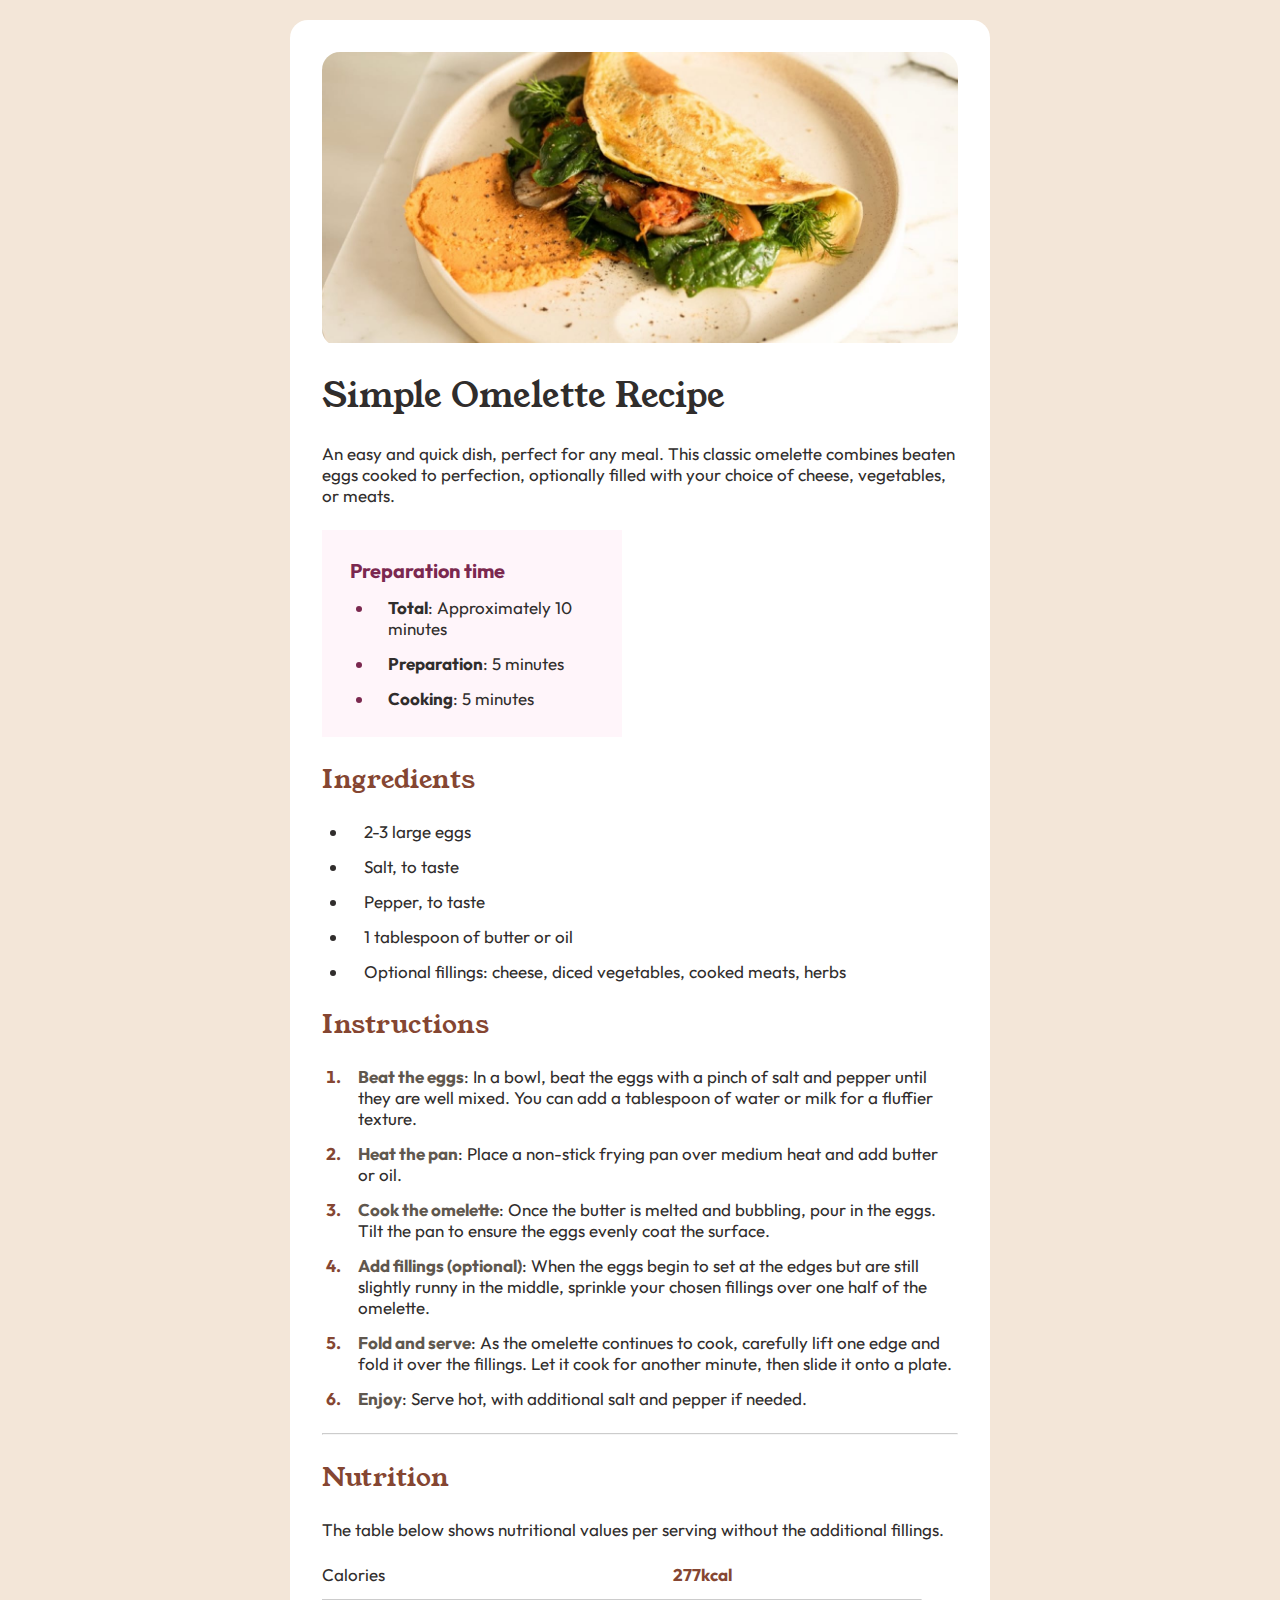
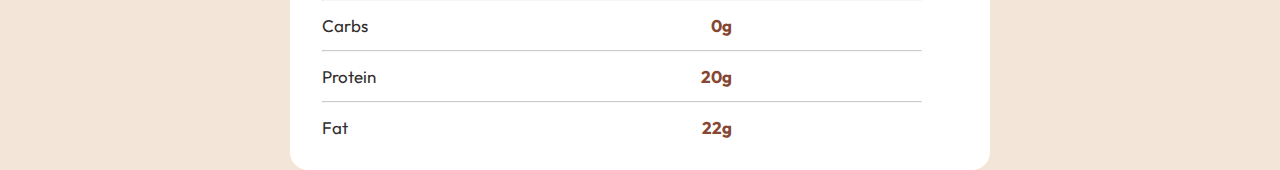
<file: recipe-page-main/index.html>
<!DOCTYPE html>
<html lang="en">

<head>
  <meta charset="UTF-8">
  <meta name="viewport" content="width=device-width, initial-scale=1.0">
  <!-- displays site properly based on user's device -->

  <link rel="icon" type="image/png" sizes="32x32" href="./assets/images/favicon-32x32.png">

  <title>Frontend Mentor | Recipe page</title>

  <link rel="stylesheet" href="style.css">
</head>

<body>

  <main>

    <div class="main-container">
      <picture><img src="./assets/images/image-omelette.jpeg" alt="Omelette images"></picture>
      <div class="container
      ">
        <h1>Simple Omelette Recipe</h1>
        <p>An easy and quick dish, perfect for any meal. This classic omelette combines beaten eggs cooked
          to perfection, optionally filled with your choice of cheese, vegetables, or meats.</p>

        <div class="preparation-time">
          <h3>Preparation time</h3>
          <ul>
            <li>
              <p><span>Total</span>: Approximately 10 minutes</p>
            </li>
            <li>
              <p><span>Preparation</span>: 5 minutes</p>
            </li>
            <li>
              <p><span>Cooking</span>: 5 minutes</p>
            </li>
          </ul>
        </div>

        <h2>Ingredients</h2>
        <div class="ingredients">
          <ul>
            <li>
              <p>2-3 large eggs</p>
            </li>
            <li>
              <p>Salt, to taste</p>
            </li>
            <li>
              <p>Pepper, to taste</p>
            </li>
            <li>
              <p>1 tablespoon of butter or oil</p>
            </li>
            <li>
              <p>Optional fillings: cheese, diced vegetables, cooked meats, herbs</p>
            </li>
          </ul>
        </div>

        <h2>Instructions</h2>
        <div class="instructions">
          <ol>
            <li>
              <p><span>Beat the eggs</span>: In a bowl, beat the eggs with a pinch of salt and pepper until they are
                well
                mixed.
                You can add a tablespoon of water or milk for a fluffier texture.</p>
            </li>
            <li>
              <p><span>Heat the pan</span>: Place a non-stick frying pan over medium heat and add butter or oil.</p>
            </li>
            <li>
              <p><span>Cook the omelette</span>: Once the butter is melted and bubbling, pour in the eggs. Tilt the pan
                to
                ensure
                the eggs evenly coat the surface.</p>
            </li>
            <li>
              <p><span>Add fillings (optional)</span>: When the eggs begin to set at the edges but are still slightly
                runny in the
                middle, sprinkle your chosen fillings over one half of the omelette.</p>
            </li>
            <li>
              <p><span>Fold and serve</span>: As the omelette continues to cook, carefully lift one edge and fold it
                over
                the
                fillings. Let it cook for another minute, then slide it onto a plate.</p>
            </li>
            <li>
              <p><span>Enjoy</span>: Serve hot, with additional salt and pepper if needed.</p>
            </li>
          </ol>
        </div>

        <hr>

        <h2>Nutrition</h2>
        <p>The table below shows nutritional values per serving without the additional fillings.</p>
        <div class="nutrition">
          <div>
            <p>Calories</p>
            <p>277kcal</p>
          </div>
          <hr>
          <div>
            <p>Carbs</p>
            <p>0g</p>
          </div>
          <hr>
          <div>
            <p>Protein</p>
            <p>20g</p>
          </div>
          <hr>
          <div>
            <p>Fat</p>
            <p>22g</p>
          </div>
        </div>
      </div>
    </div>
  </main>
</body>

</html>
</file>
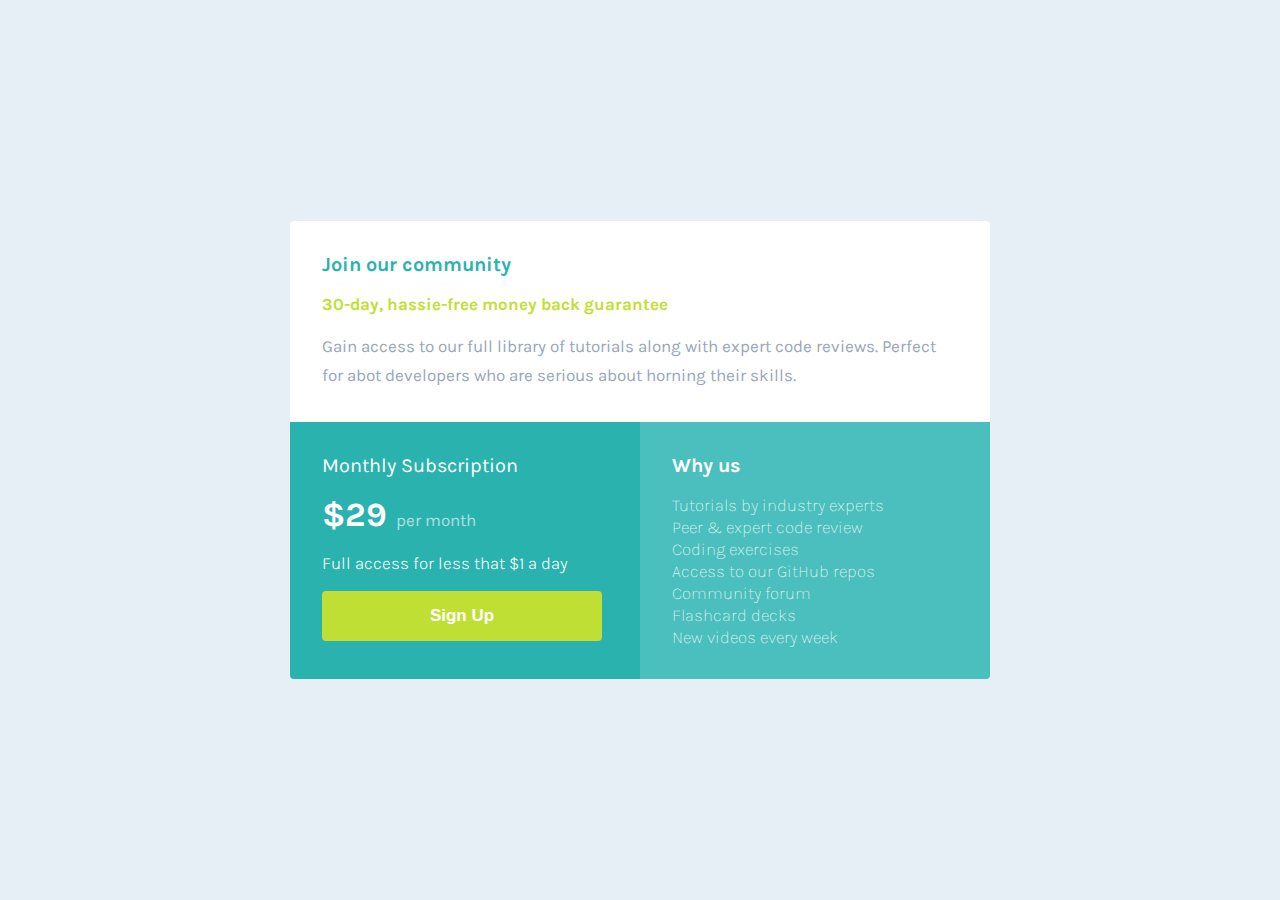
<file: single-price-grid-component-master/index.html>
<!DOCTYPE html>
<html lang="en">

<head>
  <meta charset="UTF-8">
  <meta name="viewport" content="width=device-width, initial-scale=1.0">
  <!-- displays site properly based on user's device -->

  <link rel="icon" type="image/png" sizes="32x32" href="./images/favicon-32x32.png">

  <title>Frontend Mentor | Single Price Grid Component</title>

  <link rel="stylesheet" href="style.css">
</head>

<body>
  <main>
    <div class="main-container">
      <div class="content one">
        <h3>Join our community</h3>
        <h4> 30-day, hassie-free money back guarantee</h4>
        <p>Gain access to our full library of tutorials along with expert code reviews. Perfect for abot developers
          who
          are serious about horning their skills.</p>
      </div>
      <div class="content two">
        <h3>Monthly Subscription</h3>
        <h1>$29 <span> per month</span></h1>
        <h4>Full access for less that $1 a day</h4>
        <button>Sign Up</button>
      </div>
      <div class="content three">
        <h3>Why us</h3>
        <div>
          <p>Tutorials by industry experts</p>
          <p>Peer & expert code review</p>
          <p>Coding exercises </p>
          <p>Access to our GitHub repos</p>
          <p>Community forum</p>
          <p> Flashcard decks</p>
          <p> New videos every week</p>
        </div>
      </div>
    </div>
  </main>
</body>

</html>
</file>
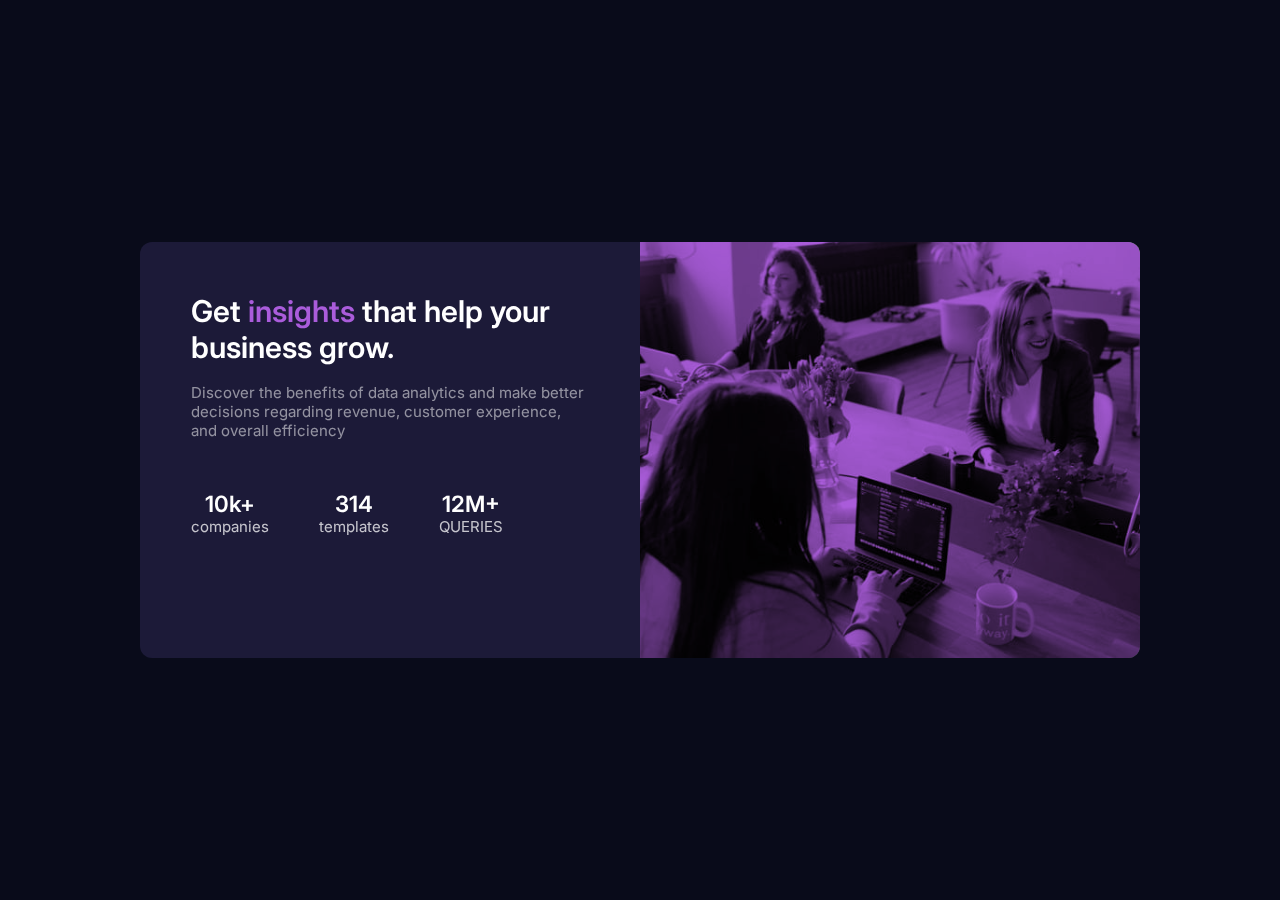
<file: stats-preview-card-component-main/index.html>
<!DOCTYPE html>
<html lang="en">

<head>
  <meta charset="UTF-8">
  <meta name="viewport" content="width=device-width, initial-scale=1.0">
  <link rel="icon" type="image/png" sizes="32x32" href="./images/favicon-32x32.png">

  <title>Frontend Mentor | Stats preview card component</title>
  <link rel="stylesheet" href="style.css">
</head>

<body>
  <main>
    <div class="main-container">
      <picture class="picture">
        <img src="./images/image-header-desktop.jpg" alt="Picturse">
        <div class="overlay"></div>
      </picture>
      <div class="preview">
        <div class="context">
          <h1>Get <span>insights</span> that help your business grow.</h1>
          <p>Discover the benefits of data analytics and make better decisions regarding revenue, customer experience,
            and
            overall efficiency</p>
        </div>
        <div class="statistic">
          <div>
            <h2>10k+</h2>
            <p>companies</p>
          </div>
          <div>
            <h2>314</h2>
            <p>templates</p>
          </div>
          <div>
            <h2>12M+</h2>
            <p>QUERIES</p>
          </div>
        </div>
      </div>
    </div>
  </main>
</body>

</html>
</file>
<file: recipe-page-main/style.css>
@import url("https://fonts.googleapis.com/css2?family=Outfit:wght@100..900&family=Young+Serif&display=swap");

:root {
  --clr-white: hsl(0, 0%, 100%);
  --clr-stone-100: hsl(30, 54%, 90%);
  --clr-stone-150: hsl(30, 18%, 87%);
  --clr-stone-600: hsl(30, 10%, 34%);
  --clr-stone-900: hsl(24, 5%, 18%);
  --clr-brown-800: hsl(14, 45%, 36%);
  --clr-rose-800: hsl(332, 51%, 32%);
  --clr-rose-50: hsl(330, 100%, 98%);
  --fs-default: clamp(1rem, 0.9rem + 0.25vw, 1.0625rem);
  --font-young: "Young Serif", serif;
  --font-outfit: "Outfit", sans-serif;
}

* {
  box-sizing: border-box;
  margin: 0;
  padding: 0;
  color: var(--clr-stone-900);
}

body {
  font-size: var(--fs-default);
  font-family: var(--font-outfit);
  background-color: var(--clr-white);
}

h1,
h2 {
  font-family: var(--font-young);
}

h1 {
  font-weight: 500;
}

h2 {
  color: var(--clr-brown-800);
  font-weight: 400;
  letter-spacing: 0.5px;
}

hr {
  border-width: 1px;
  opacity: 0.5;
}

main {
  display: grid;
  grid-template-columns: 1fr;
}

picture {
  object-fit: cover;
  display: block;
}
picture > img {
  width: 100%;
  height: 100%;
}

.container {
  display: flex;
  flex-direction: column;
  gap: 24px;
  padding: 20px;
}

.preparation-time {
  width: 300px;
  height: auto;
  background-color: var(--clr-rose-50);
  padding: 28px;
  display: flex;
  flex-direction: column;
  gap: 14px;
}

.preparation-time ul {
  margin-left: 24px;
  display: flex;
  flex-direction: column;
  gap: 14px;
}

.preparation-time ul > li::marker,
.preparation-time h3 {
  color: var(--clr-rose-800);
}

.preparation-time ul > li p {
  margin-left: 14px;
}

.preparation-time ul > li span {
  font-weight: 700;
}

.ingredients ul {
  margin-left: 26px;
  display: flex;
  flex-direction: column;
  gap: 14px;
}

.ingredients ul > li p {
  margin-left: 16px;
}

.instructions ol {
  margin-left: 22px;
  display: flex;
  flex-direction: column;
  gap: 14px;
  color: var(--clr-brown-800);
  font-weight: 700;
}

.instructions li::marker {
  color: var(--clr-brown-800);
}

.instructions ol > li p {
  margin-left: 14px;
  font-weight: 400;
}

.instructions ol > li span {
  font-weight: 700;
  color: var(--clr-stone-600);
}

.nutrition {
  display: flex;
  flex-direction: column;
  gap: 14px;
  place-items: center;
}

.nutrition > div {
  width: 200px;
  display: flex;
  justify-content: space-between;
}

.nutrition > div :last-child {
  color: var(--clr-brown-800);
  font-weight: 700;
}

.nutrition hr {
  width: clamp(300px, 350px + 50vw, 600px);
}

@media (min-width: 768px) {
  body {
    background-color: var(--clr-stone-100);
  }

  main {
    place-items: center;
    min-height: 100vh;
  }

  picture {
    width: 100%;
    border-radius: 18px;
    overflow: hidden;
  }

  .main-container {
    margin-top: 20px;
    width: 700px;
    background-color: var(--clr-white);
    border-radius: 18px;
    padding: 32px;
    display: flex;
    flex-direction: column;
    gap: 24px;
  }
  .container {
    padding: 0;
  }

  .nutrition {
    place-items: start;
  }

  .nutrition div {
    width: 410px;
  }
}
</file>
<file: single-price-grid-component-master/style.css>
@import url("https://fonts.googleapis.com/css2?family=Karla:ital,wght@0,200..800;1,200..800&display=swap");

:root {
  --clr-teal-500: hsl(179, 62%, 43%);
  --clr-teal-400: hsl(179, 48%, 52%);
  --clr-green-400: hsl(71, 73%, 54%);
  --clr-gray-500: hsl(218, 22%, 67%);
  --clr-teal-100: hsl(204, 43%, 93%);

  --font-karla: "Karla", sans-serif;
  --fs-default: clamp(1rem, 0.9rem + 0.25vw, 1.0625rem);
}

* {
  box-sizing: border-box;
  margin: 0;
  padding: 0;
}

body {
  background-color: var(--clr-teal-100);
  font-size: var(--fs-default);
  font-family: var(--font-karla);
}

main {
  display: grid;
  min-height: 100vh;
  place-items: center;
}

.main-container {
  display: grid;
  grid-template-columns: 350px;
  border-radius: 4px;
  overflow: hidden;
}

.content {
  padding: 32px;
}

.one {
  background-color: white;
  display: flex;
  flex-direction: column;
  justify-items: center;
  gap: 18px;
}

.one > h3 {
  color: var(--clr-teal-500);
}

.one > h4 {
  color: var(--clr-green-400);
}

.one > p {
  color: var(--clr-gray-500);
  line-height: 170%;
}

.two {
  background-color: var(--clr-teal-500);
  display: flex;
  flex-direction: column;
  justify-items: center;
  gap: 18px;
  color: white;
}

.two h3 {
  font-weight: 400;
}

.two h1 > span {
  font-weight: 400;
  font-size: var(--fs-default);
  opacity: 0.6;
}

.two h4 {
  font-weight: 300;
}

button {
  width: 280px;
  height: 50px;
  border-radius: 4px;
  border: transparent;
  background-color: var(--clr-green-400);
  color: white;
  font-size: var(--fs-default);
  font-weight: 600;
}

.three {
  background-color: var(--clr-teal-400);
  display: flex;
  flex-direction: column;
  justify-items: center;
  gap: 18px;
  color: white;
}

.three div {
  display: flex;
  flex-direction: column;
  justify-items: center;
  gap: 2px;
}

.three div > p {
  font-weight: 200;
  opacity: 0.8;
}

@media (min-width: 768px) {
  .main-container {
    grid-template-columns: 350px 350px;
  }

  .one {
    width: auto;
    grid-column: 1 / 3;
    grid-row: 1;
  }
}
</file>
<file: stats-preview-card-component-main/style.css>
@import url("https://fonts.googleapis.com/css2?family=Inter:ital,opsz,wght@0,14..32,100..900;1,14..32,100..900&family=Lexend+Deca:wght@100..900&display=swap");

:root {
  --clr-navy-950: hsl(233, 47%, 7%);
  --clr-blue-950: hsl(244, 37%, 16%);
  --clr-purple-500: hsl(277, 64%, 61%);

  --clr-white-main-heading: hsl(0, 0%, 100%);
  --clr-white-main-paragraph: hsla(0, 0%, 100%, 0.75);
  --clr-white-main-stat: hsla(0, 0%, 100%, 0.6);

  --fw-default: 15px;

  --font-inter: "Inter", sans-serif;
  --font-lexend: "Lexend Deca", sans-serif;
}

* {
  box-sizing: border-box;
  margin: 0;
  padding: 0;
}

body {
  background-color: var(--clr-navy-950);
  font-size: var(--fw-default);
  font-family: var(--font-inter);
}

h1 {
  color: var(--clr-white-main-heading);
  font-weight: 600;
}

h2 {
  color: var(--clr-white-main-heading);
  font-weight: 600;
}

p {
  color: var(--clr-white-main-paragraph);
  font-weight: 400;
}

main {
  display: grid;
  min-height: 100vh;
  place-items: center;
}

.main-container {
  display: grid;
  grid-template-columns: 1fr;
  gap: 1rem;
  background-color: var(--clr-blue-950);
  border-radius: 12px;
  width: 90%;
  max-width: 450px;
  overflow: hidden;
}

.picture {
  width: 100%;
  height: 250px;
  position: relative;
  overflow: hidden;
}

.picture > img {
  width: 100%;
  height: 100%;
  object-fit: cover;
  filter: grayscale(100%);
}

.picture .overlay {
  position: absolute;
  top: 0;
  left: 0;
  width: 100%;
  height: 100%;

  background-color: var(--clr-purple-500);

  mix-blend-mode: multiply;
}

.preview {
  display: flex;
  flex-direction: column;
  gap: 24px;
  align-items: center;
  padding: 24px;
}

.context {
  display: flex;
  flex-direction: column;
  gap: 18px;
}

.context h1 {
  text-align: center;
}

.context span {
  color: var(--clr-purple-500);
}

.context p {
  text-align: center;
  opacity: 0.7;
}

.statistic {
  display: flex;
  flex-direction: column;
  justify-content: center;
  align-items: center;
  gap: 12px;
}

.statistic > div {
  display: flex;
  flex-direction: column;
  justify-content: center;
  align-items: center;
}

@media (min-width: 768px) {
  .main-container {
    grid-template-columns: 1fr 1fr;
    max-width: 1000px;
    gap: 0;
  }

  .picture {
    grid-column: 2;
    grid-row: 1;
    height: auto;
  }

  .preview {
    grid-column: 1;
    grid-row: 1;
    align-items: start;
    padding: 51px 51px 40px 51px;
    gap: 50px;
  }

  .context h1 {
    text-align: left;
  }

  .context p {
    text-align: left;
  }

  .statistic {
    flex-direction: row;
    gap: 50px;
  }
}
</file>
